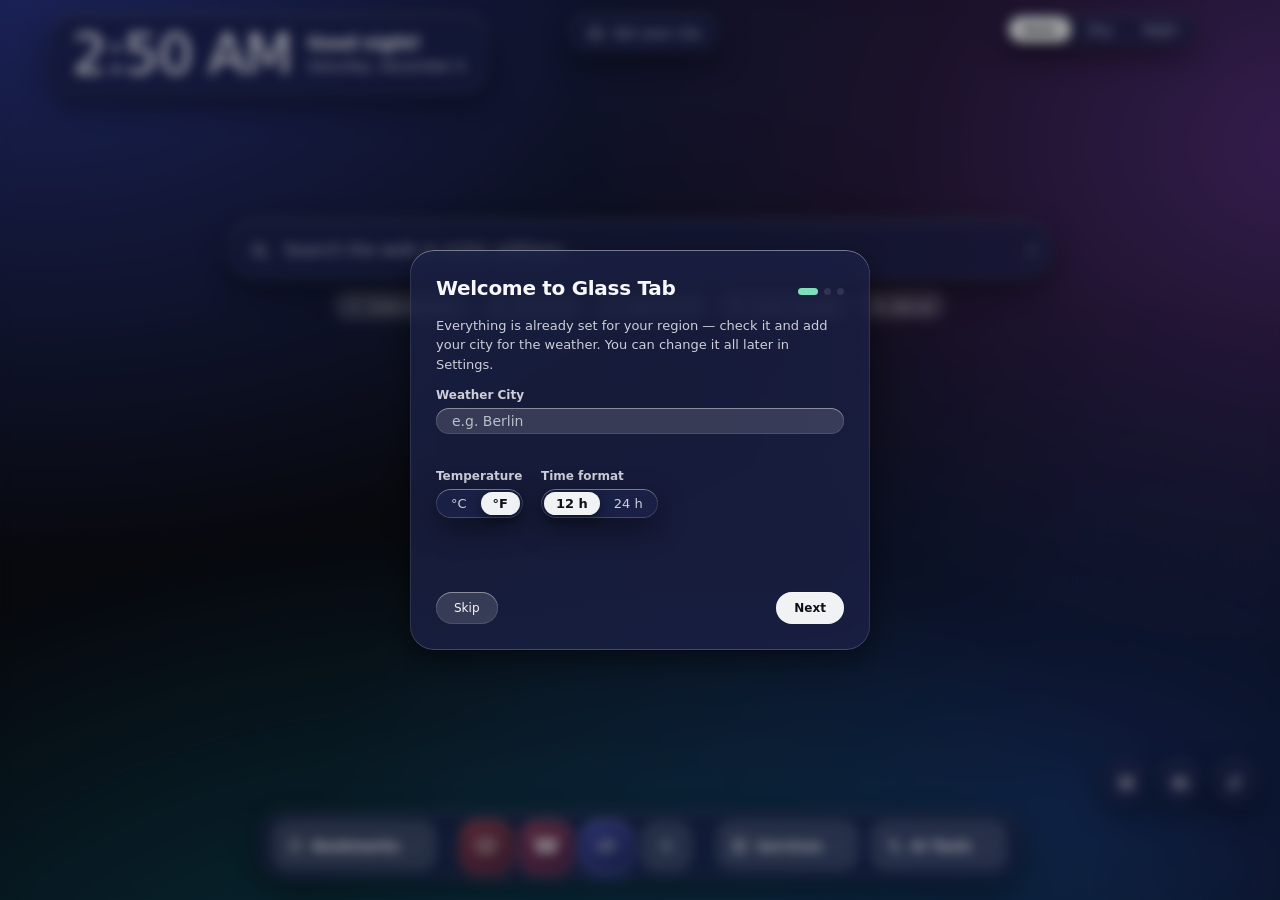
<file: newtab.html>
<!doctype html>
<html lang="en">
<head>
  <meta charset="utf-8">
  <meta name="viewport" content="width=device-width, initial-scale=1">
  <title>New Tab</title>
  <script src="js/boot.js"></script>
  <link rel="stylesheet" href="css/glass.css">
</head>
<body>
  <div id="wall" aria-hidden="true"></div>

  <!-- Every widget has a data-w id; they can be hidden and rearranged in edit mode. -->
  <main id="board" class="board">
    <section class="widget" data-w="clock">
      <div class="card w-clock"><time class="clock" id="clock">00:00</time><div class="gr"><b id="greet">Hello!</b><span id="date"></span></div></div>
    </section>

    <section class="widget" data-w="wxpill"><div class="pill" id="wxPill"><span id="pillIcon"></span><b id="pillTemp"></b><i id="pillCity"></i></div></section>
    <section class="widget" data-w="theme">
      <div class="seg" id="themeSeg" role="radiogroup" aria-label="Theme" data-i18n-aria="ariaTheme">
        <button type="button" data-v="auto" data-i18n="themeAuto">Auto</button><button type="button" data-v="day" data-i18n="themeDay">Day</button><button type="button" data-v="night" data-i18n="themeNight">Night</button>
      </div>
    </section>

    <section class="widget" data-w="search">
      <form class="search" id="searchForm">
        <i class="sIco"></i>
        <input id="q" type="text" placeholder="Search the web or enter address…" autocomplete="off" spellcheck="false" data-i18n-ph="searchPlaceholder">
        <kbd>/</kbd>
      </form>
      <div class="answer card" id="answer" hidden></div>
      <div class="chiprow" id="quick"></div>
    </section>

    <section class="widget" data-w="weather">
      <div class="card w w-wx">
        <h3><span id="wxHeadIcon"></span><span id="wxHead" data-i18n="weather">Weather</span></h3>
        <div class="big"><span class="ic" id="wxBigIcon"></span><div class="t" id="wxTemp">–</div><div class="d"><b id="wxText" data-i18n="weatherLoading">loading…</b><span id="wxFeels"></span></div></div>
        <form class="field wxSetup" id="wxSetup" hidden><input id="wxCityInput" placeholder="e.g. Berlin" autocomplete="off" data-i18n-ph="cityPlaceholder"><button type="submit" class="mini on" data-i18n="citySearchBtn">Find</button></form>
        <svg class="spark" id="spark" viewBox="0 0 400 80" preserveAspectRatio="none"></svg>
        <div class="hrs" id="sparkLabels"></div>
        <div class="facts" id="wxFacts"></div>
        <div class="days" id="wxDays"></div>
        <div class="advice" id="wxAdvice"></div>
      </div>
    </section>

    <section class="widget" data-w="tasks">
      <div class="card w w-tasks">
        <div class="head2">
          <h3 data-i18n="tasksTitle">Today's Tasks</h3>
          <div class="headActions">
            <button type="button" class="mini clearDone" id="todoClearDone" hidden data-i18n-title="clearDoneTitle" data-i18n="clearDone">Clear completed</button>
            <div class="ring" id="todoRing"><span>0/0</span></div>
          </div>
        </div>
        <form class="field" id="todoForm"><input id="todoInput" placeholder="Add a task…" autocomplete="off" data-i18n-ph="taskPlaceholder"><button class="add" aria-label="Add" data-i18n-title="taskAdd"></button></form>
        <ul id="todoList"></ul>
      </div>
    </section>

    <section class="widget" data-w="calendar">
      <div class="card w w-cal">
        <div class="cal-head">
          <div class="cal-title" id="calTitle"></div>
          <div class="cal-nav">
            <button type="button" class="mini-icon" id="calPrev" data-i18n-title="calPrevTitle"></button>
            <button type="button" class="mini-btn" id="calToday" data-i18n="calToday">Today</button>
            <button type="button" class="mini-icon" id="calNext" data-i18n-title="calNextTitle"></button>
          </div>
        </div>
        <div class="cal-days-head" id="calDaysHead">
          <span class="we">Sun</span><span>Mon</span><span>Tue</span><span>Wed</span><span>Thu</span><span>Fri</span><span class="we">Sat</span>
        </div>
        <div class="cal-grid" id="calGrid"></div>
        <div class="cal-foot" id="calFoot">
          <span class="cal-info" id="calInfo"></span>
        </div>
      </div>
    </section>


    <section class="widget" data-w="timer">
      <div class="card w w-timer">
        <h3 data-i18n="timerTitle">Focus timer</h3>
        <div class="seg small timerSeg" id="timerSeg"><button type="button" data-m="focus" data-i18n="timerFocusBtn">Focus</button><button type="button" data-m="short" data-i18n="timerShortBtn">Break</button><button type="button" data-m="long" data-i18n="timerLongBtn">Long</button></div>
        <div class="timerBody">
          <div class="ring big" id="timerRing"><div class="tc"><b id="timerTime">25:00</b><span id="timerLabel"></span></div></div>
          <div class="timerBtns"><button type="button" class="mini-icon" id="timerReset" data-i18n-title="timerReset" aria-label="Reset"></button><button type="button" class="playBtn" id="timerMain"></button></div>
        </div>
        <div class="timerCount" id="timerCount"></div>
      </div>
    </section>

    <section class="widget" data-w="snippets">
      <div class="card w w-snip">
        <div class="head2">
          <h3 data-i18n="snipTitle">Quick Clipboard</h3>
          <button type="button" class="mini-icon" id="snipAddBtn" data-i18n-title="snipAdd" aria-label="Add snippet"></button>
        </div>
        <div class="snip-list" id="snipList"></div>
        <div class="snip-note" data-i18n="snipNote">Click to copy to clipboard</div>
      </div>
    </section>


    <section class="widget" data-w="note">
      <div class="card w w-note"><h3 data-i18n="noteTitle">Notes</h3><textarea id="noteText" placeholder="Quick note — saves automatically" spellcheck="false" data-i18n-ph="notePlaceholder"></textarea></div>
    </section>

  </main>

  <nav class="widget dock" data-w="dock" id="dock" aria-label="Bottom dock" data-i18n-aria="ariaDock">
    <button class="dbtn" id="bmBtn" type="button"></button>
    <span class="sep"></span>
    <div class="tiles" id="dockTiles"></div>
    <span class="sep"></span>
    <button class="dbtn" id="appsBtn" type="button"></button>
    <button class="dbtn" id="aiBtn" type="button"></button>
  </nav>

  <div class="popover" id="pop" hidden></div>
  <div class="toast" id="toast" hidden></div>

  <div class="editbar card" id="editbar" hidden>
    <b data-i18n="editBarTitle">Edit Mode</b><span data-i18n="editBarHint">Drag widgets with the mouse, × hides a widget</span>
    <button type="button" class="mini" id="blocksBtn" data-i18n="editBlocksBtn">Widgets</button>
    <button type="button" class="mini" id="layoutReset" data-i18n="editResetBtn">Reset layout</button>
    <button type="button" class="mini on" id="editDone" data-i18n="editDoneBtn">Done</button>
  </div>

  <div class="corner" id="corner">
    <button class="round" id="editBtn" aria-label="Customize layout" title="Customize layout" data-i18n-title="editBtnTitle"></button>
    <button class="round" id="wallBtn" aria-label="Wallpapers" title="Wallpapers" data-i18n-title="wallBtnTitle"></button>
    <button class="round" id="setBtn" aria-label="Settings" title="Settings" data-i18n-title="setBtnTitle"></button>
  </div>

  <section class="panel blocksPanel" id="blocksPanel" hidden><h3 data-i18n="blocksPanelTitle">Widgets on Screen</h3><div id="blocksList"></div></section>

  <section class="panel wallPanel" id="wallPanel" hidden>
    <div class="head"><b data-i18n="wallTitle">Wallpapers</b><div class="seg small" id="wallTabs"><button type="button" data-t="day" data-i18n="wallDay">Day</button><button type="button" data-t="night" data-i18n="wallNight">Night</button></div></div>
    <div class="actions"><button type="button" data-a="upload" data-i18n="wallUpload">Upload image</button><button type="button" data-a="remove" hidden data-i18n="wallRemove">Remove image</button><button type="button" data-a="anim"></button><button type="button" data-a="random" data-i18n="wallRandom">Random</button></div>
    <div class="grid" id="wallGrid"></div>
  </section>

  <section class="panel setPanel" id="setPanel" hidden>
    <h3 data-i18n="settingsTitle">Settings</h3>

    <label class="lbl" data-i18n="langLbl">Interface language</label>
    <div class="seg small" id="langSeg">
      <button type="button" data-v="en">English</button>
      <button type="button" data-v="ru">Русский</button>
    </div>

    <label class="lbl" data-i18n="widgetsLabel">Widgets on screen</label>
    <div class="checks" id="widgetChecks"></div>

    <label class="lbl" data-i18n="cityLabel">Weather City</label>
    <form class="row" id="cityForm"><input id="cityInput" placeholder="e.g. Berlin" autocomplete="off" data-i18n-ph="cityPlaceholder"><button type="submit" class="mini" data-i18n="citySearchBtn">Find</button></form>
    <div class="note" id="cityNote"></div>
    <label class="lbl" data-i18n="tempLabel">Temperature</label>
    <div class="seg small" id="unitSeg"><button type="button" data-v="c">°C</button><button type="button" data-v="f">°F</button></div>

    <label class="lbl" data-i18n="windLabel">Wind speed</label>
    <div class="seg small" id="windSeg"><button type="button" data-v="kmh">km/h</button><button type="button" data-v="mph">mph</button><button type="button" data-v="ms">m/s</button></div>

    <label class="lbl" data-i18n="timeLabel">Time format</label>
    <div class="seg small" id="timeSeg"><button type="button" data-v="12">12 h</button><button type="button" data-v="24">24 h</button></div>

    <label class="lbl" data-i18n="weekLabel">Week starts on</label>
    <div class="seg small" id="weekSeg"><button type="button" data-v="1" data-i18n="wkMon">Mon</button><button type="button" data-v="7" data-i18n="wkSun">Sun</button><button type="button" data-v="6" data-i18n="wkSat">Sat</button></div>
    
    <label class="lbl" data-i18n="appearanceLabel">Appearance & Accessibility</label>
    <div class="checks">
      <label class="ck"><input type="checkbox" id="iconsCheck"><span data-i18n="iconsCheck">Site icons in the dock</span></label>
      <label class="ck"><input type="checkbox" id="contrastCheck"><span data-i18n="contrastCheck">High contrast</span></label>
    </div>

    <label class="lbl" data-i18n="perfLabel">Performance (low-spec PCs)</label>
    <div class="checks">
      <label class="ck"><input type="checkbox" id="perfCheck"><span data-i18n="perfCheck">Power saver (no blur)</span></label>
      <label class="ck"><input type="checkbox" id="animCheck"><span data-i18n="animCheck">Interface animations</span></label>
    </div>

    <label class="lbl" data-i18n="sitesLabel">My Sites (bottom dock tiles)</label>
    <div id="shortList"></div>
    <button type="button" class="mini wide" id="shortAdd" data-i18n="siteAddBtn">+ Add website</button>

    <label class="lbl" data-i18n="servicesLabel">Services menu</label>
    <div id="servList"></div>
    <button type="button" class="mini wide" id="servAdd" data-i18n="servicesAdd">+ Add service</button>
    <button type="button" class="mini wide" id="servReset" data-i18n="servicesReset">Reset to Google services</button>
    <button type="button" class="mini wide on" id="donateBtn" hidden aria-haspopup="true">♥ <span data-i18n="donateBtn">Support the project</span></button>
    <button type="button" class="mini wide" id="rerunSetup" data-i18n="rerunSetup">Run setup again</button>
    <button type="button" class="mini wide danger" id="resetAll" data-i18n="resetAllBtn">Reset all settings</button>
    <div class="aboutLine"><span id="verTxt">Glass Tab</span><a id="privacyLink" target="_blank" rel="noopener" hidden data-i18n="privacyLink">Privacy policy</a></div>
  </section>

  <script type="module" src="js/main.js"></script>
</body>
</html>
</file>
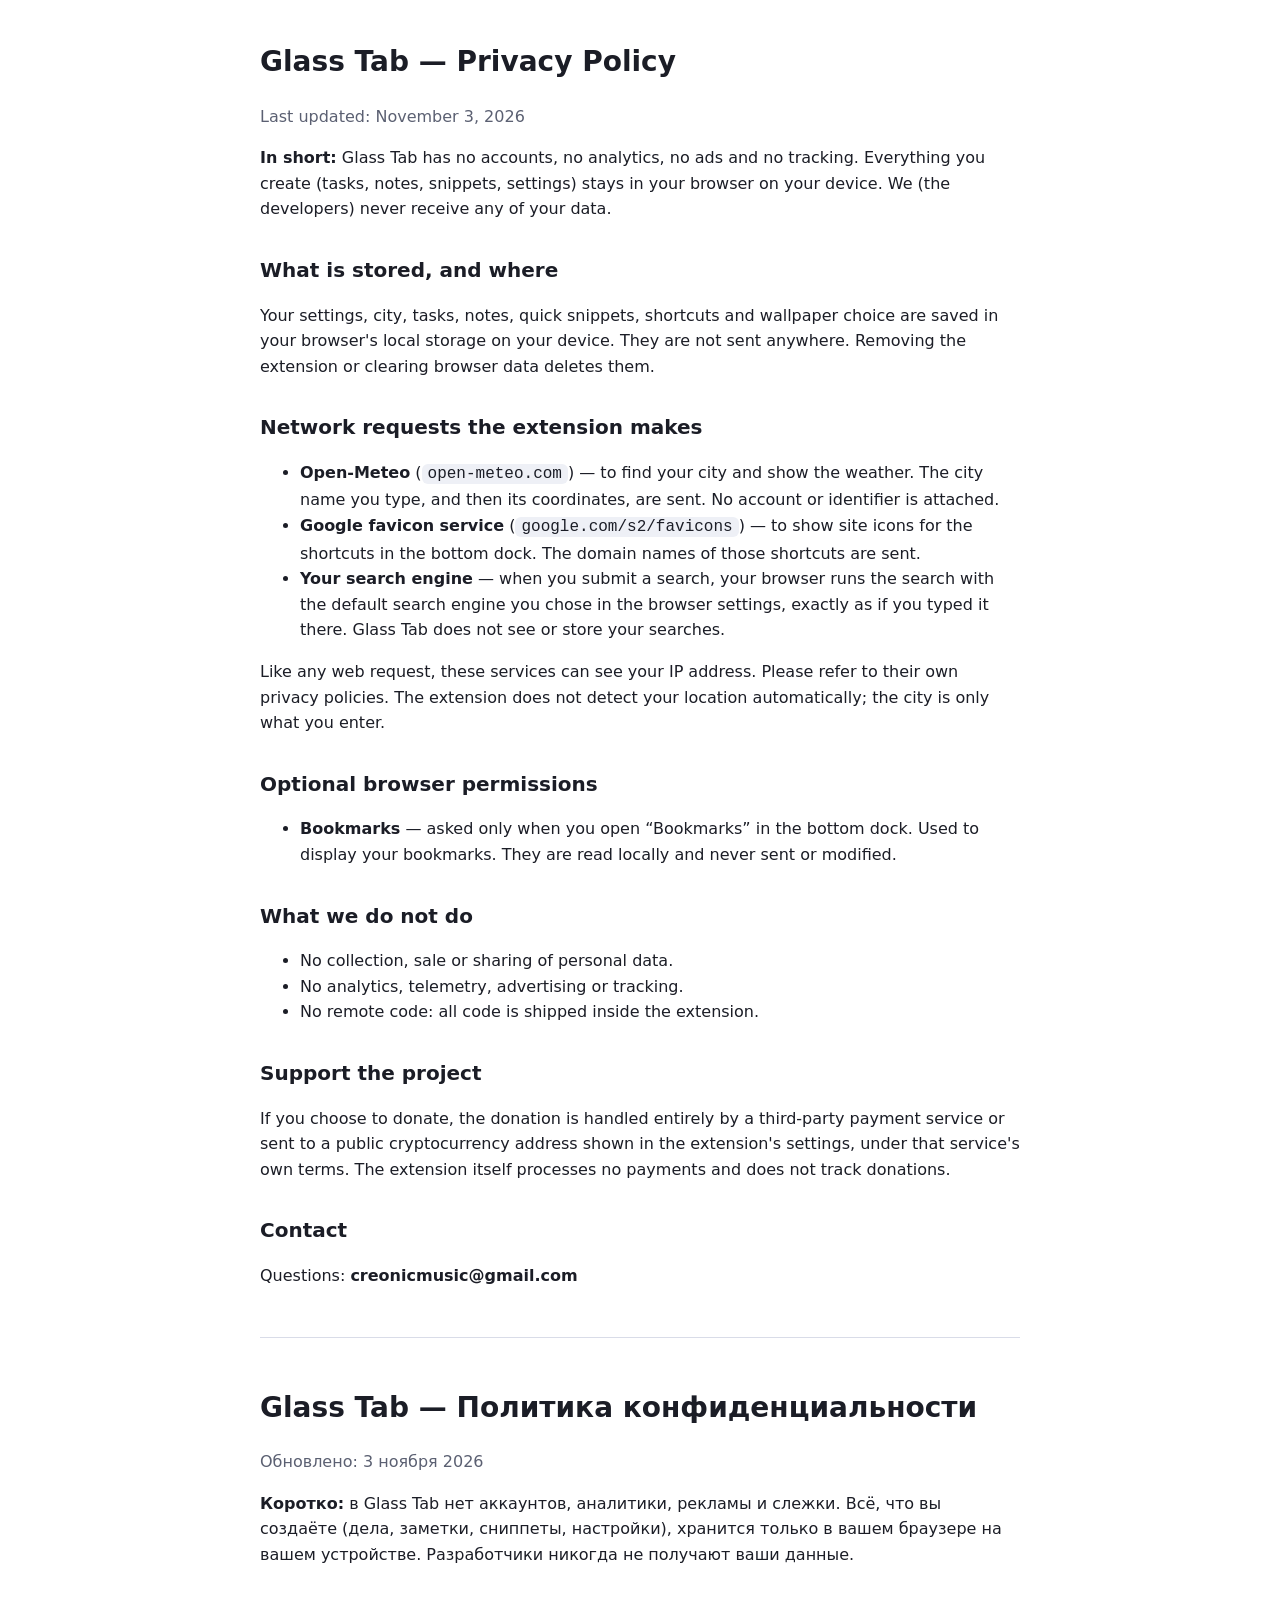
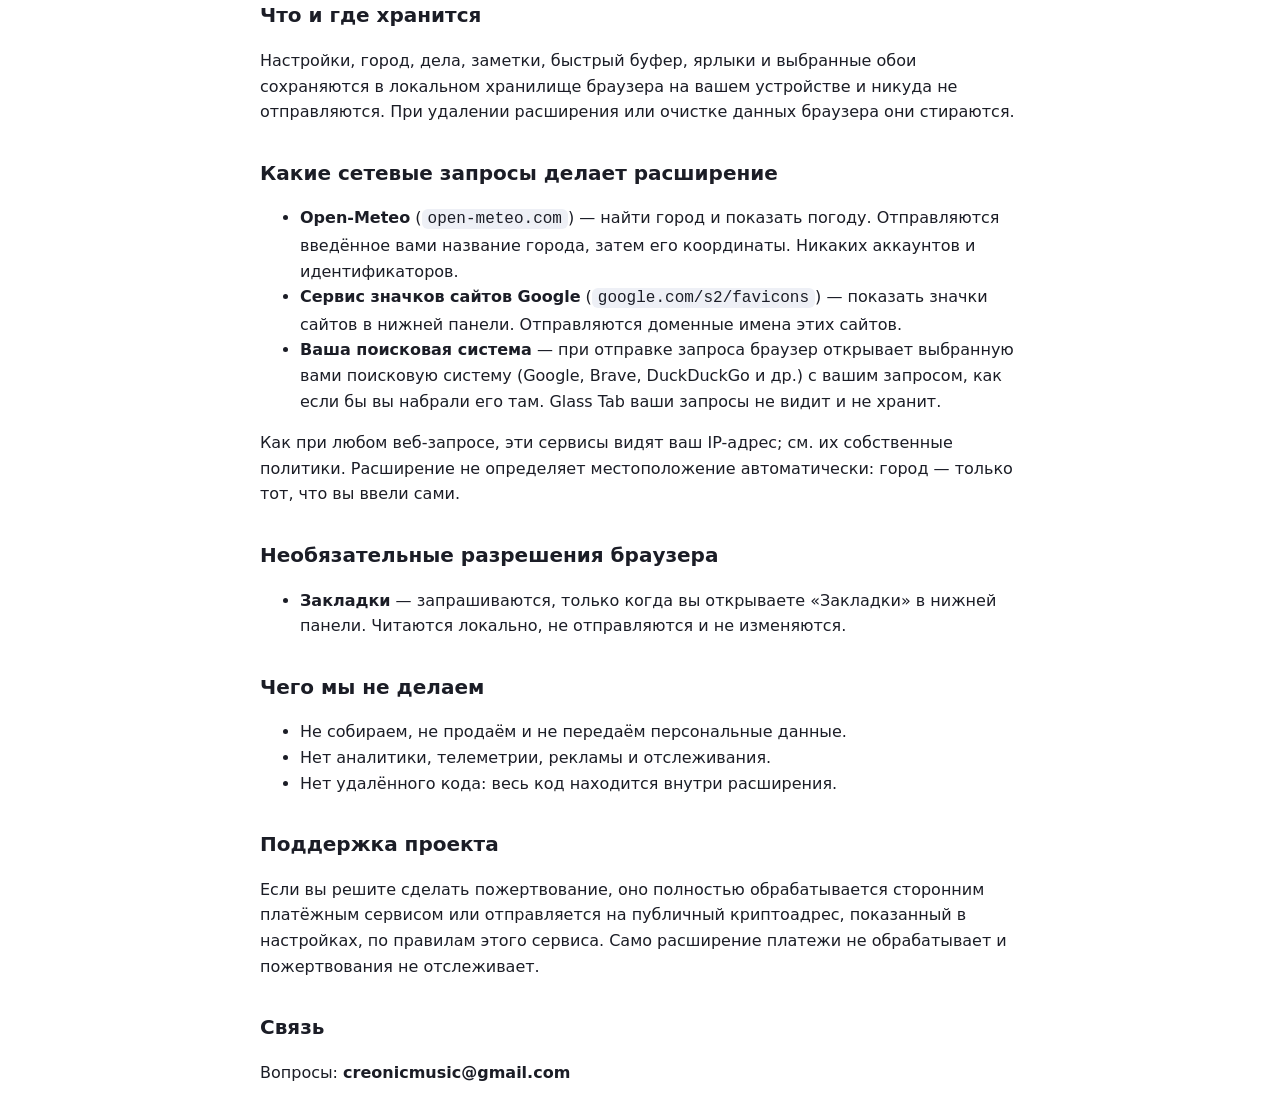
<file: docs/privacy.html>
<!doctype html>
<html lang="en">
<head>
<meta charset="utf-8">
<meta name="viewport" content="width=device-width, initial-scale=1">
<title>Glass Tab — Privacy Policy</title>
<style>
  body { font: 16px/1.6 -apple-system, "Segoe UI", Inter, system-ui, sans-serif; max-width: 760px; margin: 40px auto; padding: 0 20px; color: #1b1d26; }
  h1 { font-size: 28px; } h2 { margin-top: 32px; font-size: 20px; }
  code { background: #eef0f6; padding: 1px 6px; border-radius: 6px; }
  hr { border: 0; border-top: 1px solid #d9dce8; margin: 48px 0; }
  .muted { color: #5b6072; }
</style>
</head>
<body>

<h1>Glass Tab — Privacy Policy</h1>
<p class="muted">Last updated: November 3, 2026</p>

<p><b>In short:</b> Glass Tab has no accounts, no analytics, no ads and no tracking. Everything you create (tasks, notes, snippets, settings) stays in your browser on your device. We (the developers) never receive any of your data.</p>

<h2>What is stored, and where</h2>
<p>Your settings, city, tasks, notes, quick snippets, shortcuts and wallpaper choice are saved in your browser's local storage on your device. They are not sent anywhere. Removing the extension or clearing browser data deletes them.</p>

<h2>Network requests the extension makes</h2>
<ul>
  <li><b>Open-Meteo</b> (<code>open-meteo.com</code>) — to find your city and show the weather. The city name you type, and then its coordinates, are sent. No account or identifier is attached.</li>
  <li><b>Google favicon service</b> (<code>google.com/s2/favicons</code>) — to show site icons for the shortcuts in the bottom dock. The domain names of those shortcuts are sent.</li>
  <li><b>Your search engine</b> — when you submit a search, your browser runs the search with the default search engine you chose in the browser settings, exactly as if you typed it there. Glass Tab does not see or store your searches.</li>
</ul>
<p>Like any web request, these services can see your IP address. Please refer to their own privacy policies. The extension does not detect your location automatically; the city is only what you enter.</p>

<h2>Optional browser permissions</h2>
<ul>
  <li><b>Bookmarks</b> — asked only when you open “Bookmarks” in the bottom dock. Used to display your bookmarks. They are read locally and never sent or modified.</li>
</ul>

<h2>What we do not do</h2>
<ul>
  <li>No collection, sale or sharing of personal data.</li>
  <li>No analytics, telemetry, advertising or tracking.</li>
  <li>No remote code: all code is shipped inside the extension.</li>
</ul>

<h2>Support the project</h2>
<p>If you choose to donate, the donation is handled entirely by a third-party payment service or sent to a public cryptocurrency address shown in the extension's settings, under that service's own terms. The extension itself processes no payments and does not track donations.</p>

<h2>Contact</h2>
<p>Questions: <b>creonicmusic@gmail.com</b></p>

<hr>

<h1>Glass Tab — Политика конфиденциальности</h1>
<p class="muted">Обновлено: 3 ноября 2026</p>

<p><b>Коротко:</b> в Glass Tab нет аккаунтов, аналитики, рекламы и слежки. Всё, что вы создаёте (дела, заметки, сниппеты, настройки), хранится только в вашем браузере на вашем устройстве. Разработчики никогда не получают ваши данные.</p>

<h2>Что и где хранится</h2>
<p>Настройки, город, дела, заметки, быстрый буфер, ярлыки и выбранные обои сохраняются в локальном хранилище браузера на вашем устройстве и никуда не отправляются. При удалении расширения или очистке данных браузера они стираются.</p>

<h2>Какие сетевые запросы делает расширение</h2>
<ul>
  <li><b>Open-Meteo</b> (<code>open-meteo.com</code>) — найти город и показать погоду. Отправляются введённое вами название города, затем его координаты. Никаких аккаунтов и идентификаторов.</li>
  <li><b>Сервис значков сайтов Google</b> (<code>google.com/s2/favicons</code>) — показать значки сайтов в нижней панели. Отправляются доменные имена этих сайтов.</li>
  <li><b>Ваша поисковая система</b> — при отправке запроса браузер открывает выбранную вами поисковую систему (Google, Brave, DuckDuckGo и др.) с вашим запросом, как если бы вы набрали его там. Glass Tab ваши запросы не видит и не хранит.</li>
</ul>
<p>Как при любом веб-запросе, эти сервисы видят ваш IP-адрес; см. их собственные политики. Расширение не определяет местоположение автоматически: город — только тот, что вы ввели сами.</p>

<h2>Необязательные разрешения браузера</h2>
<ul>
  <li><b>Закладки</b> — запрашиваются, только когда вы открываете «Закладки» в нижней панели. Читаются локально, не отправляются и не изменяются.</li>
</ul>

<h2>Чего мы не делаем</h2>
<ul>
  <li>Не собираем, не продаём и не передаём персональные данные.</li>
  <li>Нет аналитики, телеметрии, рекламы и отслеживания.</li>
  <li>Нет удалённого кода: весь код находится внутри расширения.</li>
</ul>

<h2>Поддержка проекта</h2>
<p>Если вы решите сделать пожертвование, оно полностью обрабатывается сторонним платёжным сервисом или отправляется на публичный криптоадрес, показанный в настройках, по правилам этого сервиса. Само расширение платежи не обрабатывает и пожертвования не отслеживает.</p>

<h2>Связь</h2>
<p>Вопросы: <b>creonicmusic@gmail.com</b></p>

</body>
</html>
</file>
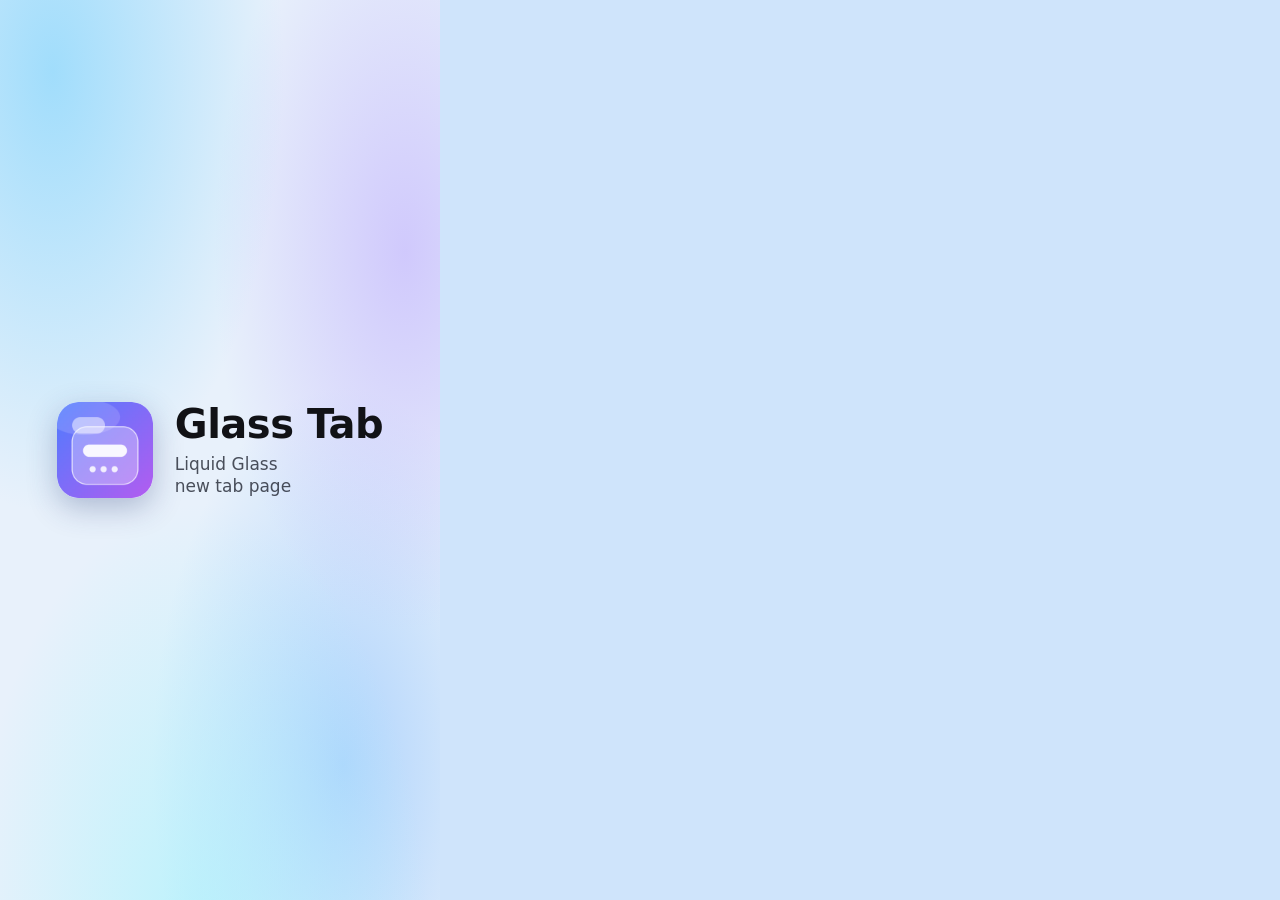
<file: store/promo.html>
<!doctype html>
<!-- Служебная страница для баннеров магазина (?s=small 440x280, ?s=marquee 1400x560). В zip не входит. -->
<meta charset="utf-8">
<link rel="stylesheet" href="../css/glass.css">
<style>
  html { background: #cfe4fb; }
  body { margin: 0; overflow: hidden; position: relative; }
  .bg { position: absolute; inset: 0; background:
    radial-gradient(ellipse 75% 70% at 12% 8%, #7dd3fcaa, transparent 70%),
    radial-gradient(ellipse 62% 60% at 92% 28%, #c4b5fdaa, transparent 70%),
    radial-gradient(ellipse 75% 70% at 45% 105%, #a5f3fcaa, transparent 70%),
    radial-gradient(ellipse 62% 60% at 78% 85%, #93c5fdaa, transparent 70%), #e8f1fb; }
  .wrap { position: relative; display: flex; align-items: center; height: 100%; }
  .brand { display: flex; align-items: center; gap: 22px; }
  .brand img { width: var(--ico); height: var(--ico); border-radius: 22%; box-shadow: 0 10px 30px rgba(40,60,120,.3); }
  .brand h1 { margin: 0; font-size: var(--h); font-weight: 700; letter-spacing: -.5px; color: #111216; line-height: 1.05; }
  .brand p { margin: 8px 0 0; font-size: var(--pt); font-weight: 500; color: rgba(20,24,36,.75); line-height: 1.3; }
  .shot { position: absolute; border-radius: 26px; overflow: hidden; box-shadow: 0 30px 80px rgba(40,60,120,.35), 0 0 0 1px rgba(255,255,255,.8); }
  .shot iframe { width: 1280px; height: 800px; border: 0; transform-origin: 0 0; display: block; }
</style>
<div class="bg"></div>
<div class="wrap" id="w"><div class="brand"><img src="../icons/icon128.png" alt=""><div><h1>Glass Tab</h1><p id="tag"></p></div></div></div>
<script>
const s = new URLSearchParams(location.search).get('s') || 'small';
const w = document.getElementById('w'), root = document.documentElement.style;
if (s === 'small') {
  document.body.style.cssText = 'width:440px;height:280px';
  w.style.justifyContent = 'center'; w.style.padding = '0 24px';
  root.setProperty('--ico', '96px'); root.setProperty('--h', '40px'); root.setProperty('--pt', '17px');
  document.getElementById('tag').innerHTML = 'Liquid Glass<br>new tab page';
} else {
  document.body.style.cssText = 'width:1400px;height:560px';
  w.style.paddingLeft = '90px';
  root.setProperty('--ico', '132px'); root.setProperty('--h', '64px'); root.setProperty('--pt', '24px');
  document.getElementById('tag').innerHTML = 'Smart search, weather, tasks,<br>calendar and focus timer';
  const d = document.createElement('div'); d.className = 'shot';
  d.style.cssText = 'left:690px;top:70px;width:900px;height:560px';
  d.innerHTML = '<iframe src="shot.html?n=1" style="transform:scale(.703)"></iframe>';
  document.body.append(d);
}
</script>
</file>
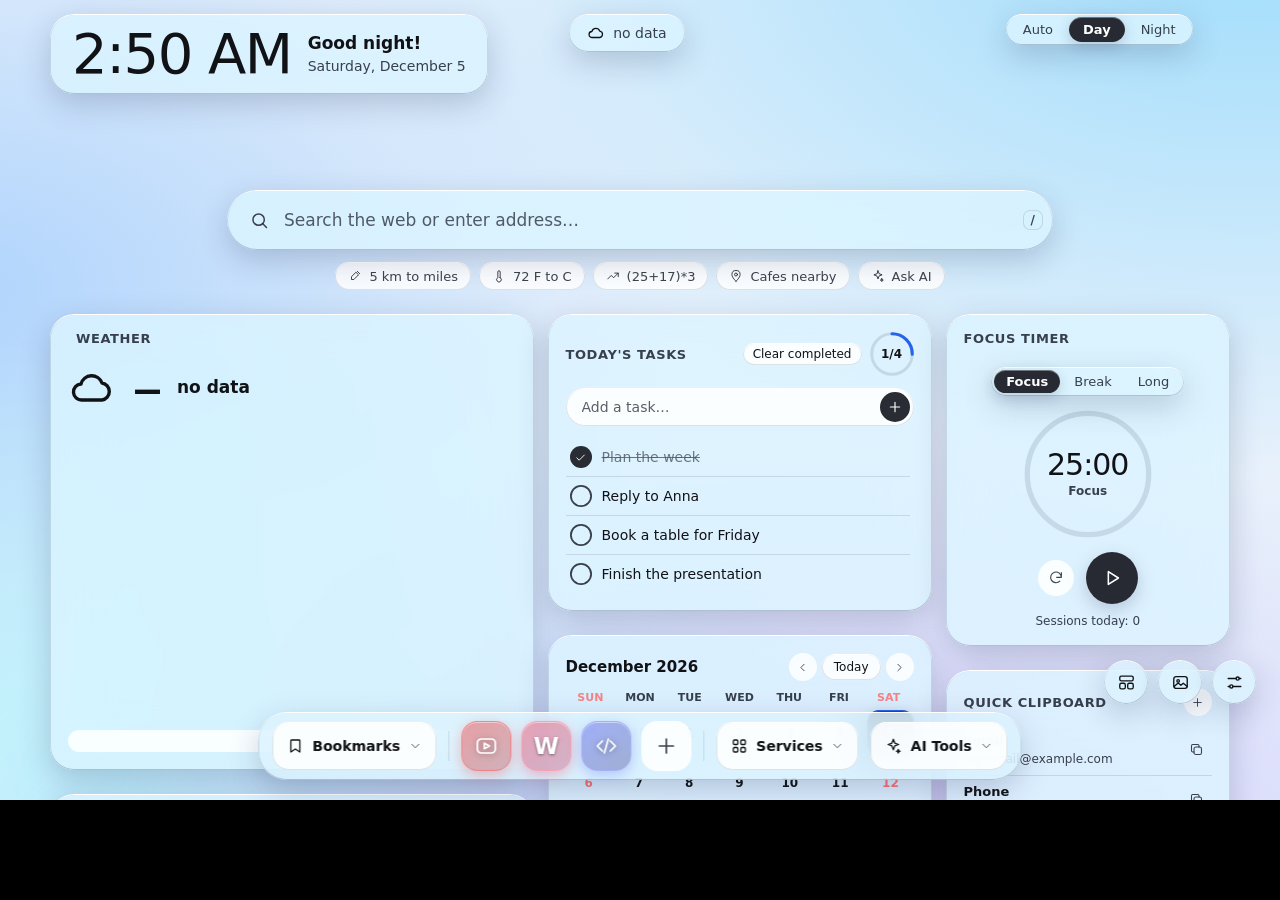
<file: store/shot.html>
<!doctype html>
<!-- Служебная страница для съёмки скриншотов магазина. В zip расширения не входит. -->
<meta charset="utf-8">
<style>html,body{margin:0;background:#000;overflow:hidden}iframe{width:1280px;height:800px;border:0;display:block}</style>
<iframe id="f"></iframe>
<script>
const n = Number(new URLSearchParams(location.search).get('n') || 1);
Object.keys(localStorage).filter(k => k.startsWith('gt.')).forEach(k => localStorage.removeItem(k));
const S = (k, v) => localStorage.setItem('gt.' + k, JSON.stringify(v));
S('anim', false); S('seenTip', true);
const ALL = {}; ['weather','tasks','calendar','timer','snippets','note'].forEach(i => ALL[i] = { hidden: false });
if (n !== 6) S('layout', ALL);
S('city', { name: 'London', lat: 51.5072, lon: -0.1276, country: 'United Kingdom' });
S('todos', [{ text: 'Plan the week', done: true }, { text: 'Reply to Anna', done: false }, { text: 'Book a table for Friday', done: false }, { text: 'Finish the presentation', done: false }]);
S('note', 'Ideas for the weekend:\n— long walk by the river\n— try the new ramen place\n— call Mom');
const cfg = {
  1: { lang: 'en', theme: 'day', wallDay: 21, q: '5 km to miles' },
  2: { lang: 'en', theme: 'night', wallNight: 2, q: '(25+17)*3' },
  3: { lang: 'en', theme: 'day', wallDay: 24, open: 'setBtn' },
  4: { lang: 'en', theme: 'night', wallNight: 1, open: 'wallBtn' },
  6: { lang: 'en', theme: 'day', wallDay: 21 },
  5: { lang: 'ru', theme: 'day', wallDay: 23, q: '5 км в мили', city: { name: 'Москва', lat: 55.7558, lon: 37.6173, country: 'Россия' },
       todos: [{ text: 'Составить план на неделю', done: true }, { text: 'Ответить Ане', done: false }, { text: 'Забронировать столик', done: false }], note: 'Идеи на выходные:\n— прогулка по набережной\n— новое кафе\n— позвонить маме' }
}[n];
S('lang', cfg.lang); S('theme', cfg.theme);
if (cfg.wallDay != null) S('wallDay', cfg.wallDay);
if (cfg.wallNight != null) S('wallNight', cfg.wallNight);
if (cfg.city) S('city', cfg.city);
if (cfg.todos) S('todos', cfg.todos);
if (cfg.note) S('note', cfg.note);
const f = document.getElementById('f');
f.src = '../newtab.html';
f.onload = () => setTimeout(() => {
  const d = f.contentDocument;
  if (cfg.q) { const q = d.getElementById('q'); q.value = cfg.q; q.dispatchEvent(new Event('input')); }
  if (cfg.open) d.getElementById(cfg.open).click();
}, 3500);
</script>
</file>
<file: css/glass.css>
/* Glass Tab 2 — Liquid Glass. Темы (day/night) и «тон» обоев (light/dark) задаются переменными. */
:root {
  --font: -apple-system, "SF Pro Display", "SF Pro Text", "Segoe UI Variable Display", "Segoe UI", Inter, system-ui, sans-serif;
  --ease: cubic-bezier(.2, .8, .2, 1);
  --spring: cubic-bezier(.34, 1.56, .64, 1);
  --dur: .22s;      /* все мелкие переходы: наведение, цвет, нажатие */
  --dur-in: .36s;   /* появление панелей, меню, окон */
  --tint: transparent;
  --accent: #7ee0b8;
  --danger: #f87171;
  --ok: #34d399;
}

/* Высокая контрастность и читаемость по умолчанию */
html[data-tone="dark"] {
  --text: #f8f8fc;
  --muted: rgba(245, 246, 252, 0.82);
  --glass: rgba(18, 21, 32, 0.72);
  --glass2: rgba(255, 255, 255, 0.14);
  --edge: rgba(255, 255, 255, 0.35);
  --edge2: rgba(255, 255, 255, 0.10);
  --on: rgba(255, 255, 255, 0.94);
  --on-text: #0e1017;
  --shadow: rgba(0, 0, 0, 0.45);
  --spec: rgba(255, 255, 255, 0.22);
  --base: #0c0d12;
  --accent: #7ee0b8;
  color-scheme: dark;
}

html[data-tone="light"] {
  --text: #111216;
  --muted: rgba(20, 24, 36, 0.82);
  --glass: rgba(255, 255, 255, 0.76);
  --glass2: rgba(255, 255, 255, 0.86);
  --edge: rgba(255, 255, 255, 1);
  --edge2: rgba(20, 30, 60, 0.12);
  --on: rgba(24, 26, 34, 0.92);
  --on-text: #ffffff;
  --shadow: rgba(40, 50, 90, 0.22);
  --spec: rgba(255, 255, 255, 0.65);
  --base: #e8eef8;
  --accent: #2563eb;
  color-scheme: light;
}

/* Режим максимальной читаемости (High Contrast) */
html[data-contrast="high"][data-tone="dark"] {
  --text: #ffffff;
  --muted: #d6daea;
  --glass: rgba(14, 16, 24, 0.94);
  --glass2: rgba(255, 255, 255, 0.22);
  --edge: rgba(255, 255, 255, 0.50);
  --edge2: rgba(255, 255, 255, 0.20);
}
html[data-contrast="high"][data-tone="light"] {
  --text: #040406;
  --muted: #1e2230;
  --glass: rgba(255, 255, 255, 0.96);
  --glass2: rgba(240, 244, 252, 0.98);
  --edge: rgba(0, 0, 0, 0.25);
  --edge2: rgba(0, 0, 0, 0.15);
}

/* Режим для слабых ПК: отключение тяжелого размытия blur и эффектов */
html[data-perf="low"] .card,
html[data-perf="low"] .search,
html[data-perf="low"] .dock,
html[data-perf="low"] .panel,
html[data-perf="low"] .seg,
html[data-perf="low"] .pill,
html[data-perf="low"] .round,
html[data-perf="low"] .popover,
html[data-perf="low"] .editbar,
html[data-perf="low"] .toast {
  backdrop-filter: none !important;
  -webkit-backdrop-filter: none !important;
  box-shadow: 0 4px 14px var(--shadow) !important;
}
html[data-perf="low"][data-tone="dark"] {
  --glass: rgba(18, 20, 30, 0.94);
  --glass2: rgba(255, 255, 255, 0.18);
}
html[data-perf="low"][data-tone="light"] {
  --glass: rgba(248, 250, 254, 0.96);
  --glass2: rgba(235, 240, 248, 0.96);
}
html[data-perf="low"] #wall .wa,
html[data-perf="low"] #wall .wb {
  animation: none !important;
}
html[data-perf="low"] * {
  transition-duration: 0.08s !important;
}

/* Отключение анимаций */
body[data-anim="off"] *,
body[data-anim="off"] #wall .wa,
body[data-anim="off"] #wall .wb {
  animation: none !important;
  transition: none !important;
}

* { box-sizing: border-box; }
html { background: var(--base); }
body { margin: 0; min-height: 100vh; font-family: var(--font); color: var(--text); overflow-x: hidden; -webkit-font-smoothing: antialiased; }
button { font: inherit; color: inherit; border: 0; background: none; cursor: pointer; padding: 0; }
input, textarea, select { font: inherit; color: var(--text); }
a { color: inherit; text-decoration: none; }
svg.i { width: 1em; height: 1em; flex: none; display: block; }
[hidden] { display: none !important; }
h3 { margin: 0 0 12px; font-size: 13px; font-weight: 700; color: var(--muted); text-transform: uppercase; letter-spacing: .6px; display: flex; align-items: center; gap: 8px; line-height: 1; }
h3 #wxHeadIcon, h3 > span:first-child { display: inline-flex; align-items: center; justify-content: center; line-height: 1; flex: none; }
h3 #wxHeadIcon svg.i, h3 > svg.i { font-size: 14px; display: block; }
h3 #wxHead { display: inline-flex; align-items: center; line-height: 1; }
.muted { color: var(--muted); font-size: 13px; }

/* Тонкие аккуратные полосы прокрутки */
::-webkit-scrollbar { width: 5px; height: 5px; }
::-webkit-scrollbar-track { background: transparent; }
::-webkit-scrollbar-thumb { background: var(--edge2); border-radius: 999px; }
::-webkit-scrollbar-thumb:hover { background: var(--muted); }

/* ---------- обои ---------- */
#wall { position: fixed; inset: 0; z-index: 0; overflow: hidden; pointer-events: none; }
#wall .wset { position: absolute; inset: 0; opacity: 1; transition: opacity 1s ease; overflow: hidden; }
#wall .wset.in { opacity: 0; }
#wall .wa, #wall .wb { position: absolute; inset: -18%; will-change: transform; }
@keyframes driftA { 0% { transform: translate3d(0,0,0) scale(1); } 100% { transform: translate3d(5%,4%,0) scale(1.08); } }
@keyframes driftB { 0% { transform: translate3d(0,0,0) scale(1.04) rotate(0deg); } 100% { transform: translate3d(-6%,-3%,0) scale(1) rotate(3deg); } }

/* ---------- стекло ---------- */
.card, .search, .dock, .panel, .seg, .pill, .round, .popover, .editbar, .toast {
  position: relative;
  background-color: var(--glass);
  background-image: linear-gradient(var(--tint), var(--tint));
  -webkit-backdrop-filter: blur(28px) saturate(160%); backdrop-filter: blur(28px) saturate(160%);
  box-shadow: inset 0 1px 0 var(--edge), inset 0 -1px 0 var(--edge2), inset 0 0 0 1px var(--edge2), 0 10px 30px var(--shadow);
  color: var(--text);
  transition: background-color .4s ease,  color .4s ease,  box-shadow .4s ease;
}
.card { border-radius: 24px; }
.round { width: 44px; height: 44px; border-radius: 50%; display: grid; place-items: center; font-size: 19px; transition: transform var(--dur) var(--ease),  background-color .4s,  color .4s,  box-shadow .4s; }
.round:hover { transform: scale(1.08); }
.round.active, .dbtn.active { background-color: var(--on); color: var(--on-text); }
.pill { display: inline-flex; align-items: center; gap: 8px; padding: 10px 18px; border-radius: 999px; font-size: 14px; line-height: 1; white-space: nowrap; font-weight: 500; }
.pill span:first-child, .pill #pillIcon { display: inline-flex; align-items: center; justify-content: center; line-height: 1; flex: none; }
.pill b { font-weight: 700; line-height: 1; display: inline-flex; align-items: center; }
.pill i { font-style: normal; color: var(--muted); max-width: 150px; overflow: hidden; text-overflow: ellipsis; line-height: 1; display: inline-flex; align-items: center; }
.pill svg.i { font-size: 18px; display: block; }

/* «капля» выбора (переливание) */
.seg { display: inline-flex; padding: 3px; gap: 2px; border-radius: 999px; font-size: 13px; }
.seg button { position: relative; z-index: 1; display: inline-flex; align-items: center; gap: 7px; padding: 6px 14px; border-radius: 999px; color: var(--muted); font-weight: 500; line-height: 1; transition: color .25s ease .16s; }
.seg button.on { color: var(--on-text); font-weight: 700; }
.seg.small button { padding: 5px 12px; }
.glide { position: absolute; z-index: 0; top: 0; left: 0; width: 0; height: 0; opacity: 0; pointer-events: none; border-radius: 999px;
  background: var(--on); box-shadow: inset 0 1px 0 rgba(255,255,255,.35), 0 4px 14px var(--shadow); }
.badge { width: 20px; height: 20px; border-radius: 50%; display: inline-flex; align-items: center; justify-content: center; font-size: 11px; font-weight: 700; line-height: 1; background: var(--glass2); color: var(--text); flex: none; }
.seg button.on .badge { background: rgba(0,0,0,.15); color: inherit; }
.chip { display: inline-flex; align-items: center; gap: 7px; padding: 7px 13px; border-radius: 999px; font-size: 13px; font-weight: 500; line-height: 1; color: var(--muted); background: var(--glass2); box-shadow: inset 0 1px 0 var(--edge), inset 0 0 0 1px var(--edge2); transition: background-color var(--dur) var(--ease), color var(--dur) var(--ease); }
.chip svg.i { font-size: 14px; display: block; }
button.chip:hover { background: var(--on); color: var(--on-text); }
.mini, .cal-nav .mini-btn, .actions button { padding: 6px 12px; border-radius: 999px; font-size: 12px; font-weight: 500; background: var(--glass2); box-shadow: inset 0 1px 0 var(--edge), inset 0 0 0 1px var(--edge2); transition: background-color var(--dur) var(--ease), color var(--dur) var(--ease); }
.mini:hover, .mini.on, .cal-nav .mini-btn:hover, .actions button:hover { background: var(--on); color: var(--on-text); font-weight: 600; }
.mini.wide { display: block; width: 100%; margin-top: 8px; padding: 9px; text-align: center; font-size: 13px; }
.mini.danger { color: var(--danger); }
.mini.on.danger { background: var(--danger); color: #fff; }
.mini.danger:hover { background: var(--danger); color: #fff; }

/* ---------- рабочая область и блоки ---------- */
.board { position: relative; z-index: 1; width: min(1180px, calc(100vw - 56px)); margin: 0 auto; padding-top: 22px; min-height: 100vh; transition: transform .4s var(--ease); }
body.editing .board { transform: translateY(92px); min-height: calc(100vh - 92px); }
.widget { z-index: 1; }
.boardW { position: absolute; width: max-content; max-width: 100%; }
.boardW[style*="width"] { max-width: none; }
.fixedW { position: fixed; transform: translateX(-50%); z-index: 3; width: max-content; max-width: calc(100vw - 24px); }
.widget:focus-within { z-index: 5; }

/* подпись и кнопка «скрыть» видны только в режиме настройки */
.wctl { display: none; }
body.editing .widget:not([hidden]) { outline: 2px dashed var(--edge); outline-offset: 5px; border-radius: 28px; cursor: grab; }
body.editing .widget > :not(.wctl) { pointer-events: none; }
body.editing .widget.dragging { cursor: grabbing; outline-style: solid; outline-color: var(--accent); }
body.editing .wctl { display: flex; position: absolute; left: 0; min-width: 100%; width: max-content; top: -30px; justify-content: space-between; align-items: center; gap: 6px; z-index: 8; pointer-events: none; }
body.editing .wctl .gtag { display: inline-flex; align-items: center; gap: 6px; padding: 4px 10px; border-radius: 999px; font-size: 12px; font-weight: 600; background: var(--on); color: var(--on-text); white-space: nowrap; }
body.editing .wctl button { pointer-events: auto; width: 24px; height: 24px; border-radius: 50%; display: grid; place-items: center; background: var(--danger); color: #fff; font-size: 13px; box-shadow: 0 2px 8px rgba(0,0,0,.35); }
body.editing .widget.dragging { z-index: 20; }

.editbar { position: fixed; top: 14px; left: 0; right: 0; margin: 0 auto; width: max-content; max-width: calc(100vw - 24px); z-index: 40; display: flex; align-items: center; gap: 12px; padding: 9px 12px 9px 20px; border-radius: 999px; font-size: 13px; white-space: nowrap; animation: gSpring var(--dur-in) var(--ease) both; }
.editbar span { color: var(--muted); }

/* ---------- время и приветствие ---------- */
.w-clock { display: flex; align-items: center; gap: 16px; padding: 12px 22px; border-radius: 24px; white-space: nowrap; }
.clock { font-size: 56px; font-weight: 300; letter-spacing: -1.5px; line-height: 1; font-variant-numeric: tabular-nums; }
.w-clock .gr { font-size: 14px; color: var(--muted); display: flex; flex-direction: column; gap: 4px; font-weight: 500; line-height: 1.2; }
.w-clock .gr b { color: var(--text); font-size: 17px; font-weight: 700; line-height: 1.2; }

/* ---------- умная строка ---------- */
.search { display: flex; align-items: center; gap: 12px; height: 60px; padding: 0 10px 0 22px; border-radius: 999px; font-size: 17px; }
.sIco { display: inline-flex; align-items: center; justify-content: center; font-size: 21px; color: var(--muted); line-height: 1; }
.search input { flex: 1; min-width: 0; background: none; border: 0; outline: 0; font-size: 17px; font-weight: 500; height: 100%; }
.search input::placeholder { color: var(--muted); opacity: .85; }
.search kbd { font: inherit; font-size: 12px; font-weight: 600; color: var(--muted); padding: 4px 8px; border-radius: 7px; box-shadow: inset 0 0 0 1px var(--edge2); line-height: 1; display: inline-flex; align-items: center; justify-content: center; }
.eng { display: inline-flex; align-items: center; gap: 8px; padding: 8px 14px; border-radius: 999px; background: var(--glass2); font-size: 13px; font-weight: 600; color: var(--muted); line-height: 1; height: 40px; }
.eng:hover { color: var(--text); }
.eng svg.i { font-size: 13px; opacity: .7; display: block; }
.eng span:not(.badge) { display: inline-flex; align-items: center; line-height: 1; }
.answer { margin-top: 10px; display: flex; align-items: center; gap: 14px; padding: 14px 20px; border-radius: 24px; animation: gIn var(--dur-in) var(--ease); }
.answer.click { cursor: pointer; }
.answer .aic { font-size: 24px; color: var(--accent); display: flex; }
.answer .at b { font-size: 21px; font-weight: 700; display: block; }
.answer .at small { color: var(--muted); font-size: 13px; font-weight: 500; }
.answer .ah { margin-left: auto; font-size: 12px; color: var(--muted); font-weight: 500; }
.chiprow { display: flex; gap: 8px; justify-content: center; margin-top: 12px; flex-wrap: wrap; }

/* ---------- блоки-плитки ---------- */
.w { padding: 18px; min-height: 220px; display: flex; flex-direction: column; }
.w-wx { min-height: 456px; }
.head2 { display: flex; align-items: center; justify-content: space-between; gap: 10px; }
.head2 h3 { margin: 0; }
.headActions { display: flex; align-items: center; gap: 8px; }

/* погода */
.w-wx .big { display: flex; align-items: center; gap: 16px; }
.w-wx .t { font-size: 62px; font-weight: 300; letter-spacing: -2px; line-height: 1; }
.w-wx .ic { font-size: 48px; display: flex; }
.w-wx .d { font-size: 14px; color: var(--muted); display: flex; flex-direction: column; gap: 2px; font-weight: 500; }
.w-wx .d b { color: var(--text); font-size: 17px; font-weight: 700; }
.spark { margin: 14px 0 4px; width: 100%; height: 76px; }
.hrs { display: flex; justify-content: space-between; font-size: 12px; font-weight: 500; color: var(--muted); }
.facts { display: flex; gap: 8px; margin-top: 12px; flex-wrap: wrap; }
.days { margin-top: 12px; }
.day { display: grid; grid-template-columns: 92px 1fr auto; align-items: center; gap: 10px; padding: 9px 0; border-bottom: 1px solid var(--edge2); font-size: 14px; font-weight: 500; }
.day:last-child { border: 0; }
.day .dc { display: inline-flex; align-items: center; gap: 8px; color: var(--muted); line-height: 1; }
.day .dc svg.i { font-size: 18px; color: var(--text); display: block; }
.day strong { font-weight: 600; white-space: nowrap; }
.advice { margin-top: auto; padding: 11px 14px; border-radius: 16px; background: var(--glass2); font-size: 14px; font-weight: 500; display: flex; gap: 10px; align-items: center; line-height: 1.35; }
.advice svg.i { font-size: 18px; display: block; flex: none; }

/* дела */
.clearDone { padding: 4px 10px; font-size: 12px; }

.field { display: flex; align-items: center; gap: 6px; padding: 4px 4px 4px 14px; margin: 12px 0 6px; border-radius: 999px; background: var(--glass2); box-shadow: inset 0 1px 0 var(--edge), inset 0 0 0 1px var(--edge2); }
.field input { flex: 1; min-width: 0; background: none; border: 0; outline: 0; font-size: 14px; font-weight: 500; }
.field input::placeholder { color: var(--muted); opacity: .85; }
.field .add { width: 30px; height: 30px; border-radius: 50%; display: grid; place-items: center; background: var(--on); color: var(--on-text); font-size: 16px; }

#todoList { list-style: none; margin: 6px 0 0; padding: 0 4px 0 0; overflow-y: auto; max-height: 155px; }
#todoList li { display: flex; align-items: center; gap: 10px; padding: 8px 4px; font-size: 14px; font-weight: 500; border-bottom: 1px solid var(--edge2); }
#todoList li:last-child { border: 0; }
#todoList li span { flex: 1; word-break: break-word; cursor: pointer; }
#todoList li.done span { text-decoration: line-through; color: var(--muted); opacity: .7; }
#todoList li.empty { color: var(--muted); justify-content: center; font-size: 13px; padding: 14px 0; }
.chk { width: 22px; height: 22px; border-radius: 50%; display: grid; place-items: center; font-size: 13px; box-shadow: inset 0 0 0 1.8px var(--muted); flex: none; transition: background-color var(--dur) var(--ease); }
li.done .chk { background: var(--on); color: var(--on-text); box-shadow: none; }
.del { color: var(--muted); font-size: 15px; display: grid; place-items: center; opacity: 0; transition: opacity var(--dur) var(--ease); }
#todoList li:hover .del { opacity: 1; }
.taskEdit { flex: 1; background: var(--glass2); border: 0; outline: 0; padding: 4px 8px; border-radius: 8px; font-size: 14px; color: var(--text); font-family: inherit; }

/* ---------- Календарь ---------- */
.w-cal { min-height: 250px; }
.cal-head { display: flex; align-items: center; justify-content: space-between; gap: 8px; margin-bottom: 10px; }
.cal-title { font-size: 15px; font-weight: 700; color: var(--text); }
.cal-nav { display: flex; align-items: center; gap: 5px; }
.mini-icon { flex: none; width: 28px; height: 28px; border-radius: 50%; display: grid; place-items: center; background: var(--glass2); font-size: 13px; color: var(--muted); transition: background-color var(--dur) var(--ease), color var(--dur) var(--ease); }
.mini-icon:hover { background: var(--on); color: var(--on-text); }
#calPrev svg.i { transform: rotate(90deg); }
#calNext svg.i { transform: rotate(-90deg); }
.cal-days-head { display: grid; grid-template-columns: repeat(7, 1fr); text-align: center; font-size: 11px; font-weight: 700; color: var(--muted); text-transform: uppercase; margin-bottom: 6px; }
.cal-days-head .we { color: var(--danger); opacity: .85; }
.cal-grid { display: grid; grid-template-columns: repeat(7, 1fr); gap: 4px; }
.cday { aspect-ratio: 1; border-radius: 12px; display: flex; flex-direction: column; align-items: center; justify-content: center; position: relative; font-size: 12px; font-weight: 600; color: var(--text); transition: background-color var(--dur) var(--ease), color var(--dur) var(--ease), transform var(--dur) var(--ease); }
.cday:hover { background: var(--glass2); transform: scale(1.08); }
.cday.other { color: var(--muted); opacity: .35; }
.cday.we:not(.other) { color: var(--danger); }
.cday.today { box-shadow: inset 0 0 0 1.5px var(--accent); font-weight: 700; }
.cday.on { color: var(--on-text) !important; font-weight: 700; }
.cday.on:hover { background: transparent; transform: none; }
.cal-grid { position: relative; }
.cal-grid .glide { border-radius: 12px; }
.cday .cdot { position: absolute; bottom: 3px; width: 4px; height: 4px; border-radius: 50%; background: var(--accent); }
.cday.on .cdot { background: var(--on-text); }
.cal-foot { margin-top: auto; padding-top: 10px; font-size: 12px; color: var(--muted); display: flex; align-items: center; justify-content: space-between; border-top: 1px solid var(--edge2); }
.cal-foot b { color: var(--text); }
.tag-diff { display: inline-block; padding: 2px 8px; border-radius: 999px; background: var(--glass2); font-size: 11px; font-weight: 600; margin-left: 6px; }

/* ---------- Быстрый буфер / Сниппеты ---------- */
.w-snip { min-height: 220px; }
.snip-list { display: flex; flex-direction: column; margin: 8px 0 4px; max-height: 188px; overflow-y: auto; overflow-x: hidden; }
.snip-card { display: flex; align-items: center; gap: 10px; padding: 9px 8px; margin: 0 -8px; border-radius: 14px; cursor: pointer; position: relative; transition: background-color var(--dur) var(--ease), color var(--dur) var(--ease); }
.snip-card + .snip-card::before { content: ""; position: absolute; left: 8px; right: 8px; top: 0; height: 1px; background: var(--edge2); transition: opacity var(--dur) var(--ease); }
.snip-card:hover, .snip-card:hover + .snip-card { --sep: 0; }
.snip-card:hover { background: var(--glass2); }
.snip-card:hover::before, .snip-card:hover + .snip-card::before { opacity: 0; }
.snip-card:active { transform: none; }
.snip-body { flex: 1; min-width: 0; }
.snip-title { display: block; font-size: 13px; font-weight: 600; line-height: 1.2; }
.snip-val { font-size: 12px; color: var(--muted); overflow: hidden; text-overflow: ellipsis; white-space: nowrap; margin-top: 3px; }
.snip-ico { width: 30px; height: 30px; border-radius: 50%; display: grid; place-items: center; font-size: 15px; color: var(--muted); flex: none; transition: background-color var(--dur) var(--ease), color var(--dur) var(--ease), transform var(--dur) var(--spring); }
.snip-card:hover .snip-ico { background: var(--glass); color: var(--text); }
.snip-card.copied .snip-ico { background: var(--on); color: var(--on-text); transform: scale(1.1); }
.snip-card.copied .snip-title { color: var(--text); }
.snip-del { width: 24px; height: 24px; border-radius: 50%; display: grid; place-items: center; color: var(--muted); opacity: 0; flex: none; font-size: 12px; transition: opacity var(--dur) var(--ease), background-color var(--dur) var(--ease), color var(--dur) var(--ease); }
.snip-card:hover .snip-del { opacity: 1; }
.snip-del:hover { background: rgba(248, 113, 113, 0.2); color: var(--danger); }
.snip-empty { padding: 18px 0; text-align: center; }
.snip-note { font-size: 12px; color: var(--muted); margin-top: auto; padding-top: 6px; text-align: center; opacity: .8; }
.snip-form { padding: 6px; display: flex; flex-direction: column; gap: 8px; width: 264px; }
.snip-form .snip-head { font-size: 12px; font-weight: 700; letter-spacing: .6px; text-transform: uppercase; color: var(--muted); padding: 2px 4px 0; }
.snip-inp, .snip-ta { width: 100%; padding: 10px 12px; border-radius: 14px; background: var(--glass2); border: 0; font-size: 13px; font-weight: 500; color: var(--text); box-shadow: inset 0 0 0 1px var(--edge2); transition: box-shadow var(--dur) var(--ease), background-color var(--dur) var(--ease); }
.snip-inp::placeholder, .snip-ta::placeholder { color: var(--muted); opacity: .8; }
.snip-inp:focus, .snip-ta:focus { box-shadow: inset 0 0 0 1.5px var(--accent); }
.snip-ta { resize: none; font-family: inherit; line-height: 1.4; }
.snip-actions { display: flex; justify-content: flex-end; gap: 6px; }
.snip-actions .mini { padding: 7px 16px; font-size: 13px; }
/* поля ввода показывают фокус своей рамкой, без общей обводки */
input:focus-visible, textarea:focus-visible { outline: none; }
.taskEdit:focus { box-shadow: inset 0 0 0 1.5px var(--accent); }

/* курсы */
.row2 { display: flex; justify-content: space-between; align-items: center; gap: 10px; padding: 9px 0; border-bottom: 1px solid var(--edge2); font-size: 14px; font-weight: 500; text-align: left; width: 100%; }
.row2:last-of-type { border: 0; }
.row2 small { color: var(--muted); display: block; font-size: 12px; }
.row2 .v { font-size: 20px; font-weight: 400; font-variant-numeric: tabular-nums; white-space: nowrap; }
.up { color: var(--ok); font-size: 13px; font-weight: 600; } .down { color: var(--danger); font-size: 13px; font-weight: 600; }
.src { margin-top: auto; padding-top: 8px; font-size: 12px; font-weight: 500; color: var(--muted); }
.rec { cursor: pointer; }
.rec:hover { opacity: .8; }

/* заметка */
.w-note textarea { flex: 1; min-height: 150px; width: 100%; resize: none; border: 0; outline: 0; padding: 12px; border-radius: 16px; background: var(--glass2); font-size: 14px; font-weight: 500; line-height: 1.5; box-shadow: inset 0 0 0 1px var(--edge2); }
.w-note textarea::placeholder { color: var(--muted); opacity: .85; }

/* ---------- нижняя панель ---------- */
.dock { display: flex; align-items: center; gap: 12px; padding: 9px 14px; border-radius: 28px; }
.dock .sep { width: 1px; height: 30px; background: var(--edge2); }
.dbtn { display: inline-flex; align-items: center; gap: 8px; padding: 0 14px; height: 48px; border-radius: 16px; background: var(--glass2); font-size: 14px; font-weight: 600; line-height: 1; white-space: nowrap; box-shadow: inset 0 1px 0 var(--edge), inset 0 0 0 1px var(--edge2); transition: background-color var(--dur) var(--ease), color var(--dur) var(--ease); }
.dbtn span { display: inline-flex; align-items: center; line-height: 1; }
.dbtn svg.i:first-child { font-size: 18px; display: block; }
.dbtn svg.i:last-child { font-size: 14px; opacity: .7; display: block; }
.tiles { display: flex; gap: 10px; position: relative; }

/* Плитки сайтов в стиле Apple / Liquid Glass */
.tile {
  flex: none;
  width: 50px;
  height: 50px;
  border-radius: 16px;
  display: grid;
  place-items: center;
  font-size: 22px;
  position: relative;
  z-index: 1;
  background: var(--tile-bg, var(--glass2));
  border: 1px solid var(--tile-edge, var(--edge2));
  box-shadow: inset 0 1px 0 rgba(255, 255, 255, 0.45), 0 4px 14px var(--tile-glow, var(--shadow));
  transform-origin: 50% 100%;
  transition: transform var(--dur) var(--ease), box-shadow var(--dur) var(--ease), filter var(--dur) var(--ease);
  overflow: hidden;
}
.tile:hover {
  filter: brightness(1.14);
  box-shadow: inset 0 1px 0 rgba(255, 255, 255, 0.70), 0 10px 24px var(--tile-glow, var(--shadow));
}
.tile.addTile {
  background: var(--glass2) !important;
  border: 1.5px dashed var(--edge) !important;
  box-shadow: none !important;
}
.tile.addTile:hover {
  background: var(--glass) !important;
  border-color: var(--on) !important;
}
.tile.addTile svg.i {
  color: var(--muted);
  filter: none;
}

/* Фавиконки и значки внутри плитки */
.tile-icon-wrap {
  position: relative;
  width: 100%;
  height: 100%;
  display: grid;
  place-items: center;
}
.tile-icon-wrap .fav {
  width: 34px;
  height: 34px;
  border-radius: 8px;
  object-fit: contain;
  display: none;
  filter: drop-shadow(0 2px 5px rgba(0, 0, 0, 0.35));
}
.tile-icon-wrap .fav.loaded {
  display: block;
}
.tile-icon-wrap .fav.loaded + .fb {
  display: none;
}
.tile-icon-wrap .fb {
  display: grid;
  place-items: center;
  width: 100%;
  height: 100%;
  color: #ffffff;
}
.tile .letter {
  font-size: 23px;
  font-weight: 700;
  line-height: 1;
  color: #ffffff;
  text-shadow: 0 1px 3px rgba(0, 0, 0, 0.45);
}
.tile svg.i {
  font-size: 24px;
  color: #ffffff;
  filter: drop-shadow(0 1px 3px rgba(0, 0, 0, 0.35));
}

/* ---------- всплывающее меню ---------- */
.popover {
  position: fixed;
  z-index: 60;
  padding: 8px;
  border-radius: 24px;
  min-width: 200px;
  max-height: 70vh;
  overflow-y: auto;
  box-shadow: inset 0 1px 0 var(--edge), inset 0 0 0 1px var(--edge2), 0 20px 48px var(--shadow);
  animation: gSpring var(--dur-in) var(--ease) both;
}
.menu { display: flex; flex-direction: column; gap: 3px; max-width: 330px; }
.menu .mi { display: flex; align-items: center; gap: 10px; padding: 8px 12px; border-radius: 12px; font-size: 14px; font-weight: 500; line-height: 1.2; text-align: left; transition: background-color var(--dur) var(--ease); }
.menu .mi:hover, .menu .mi.on { background: var(--glass2); }
.menu .mi svg.i { font-size: 16px; color: var(--accent); margin-left: auto; display: block; flex: none; }
.menu .mi span:not(.badge) { overflow: hidden; text-overflow: ellipsis; white-space: nowrap; max-width: 260px; line-height: 1.2; }
.menu p.note, .menu.note { padding: 8px 10px; }
.menu.appsGrid { display: grid; grid-template-columns: repeat(3, 1fr); gap: 4px; max-width: 340px; width: 330px; }
.menu.appsGrid a { display: flex; flex-direction: column; align-items: center; gap: 7px; padding: 12px 4px; border-radius: 16px; font-size: 12px; font-weight: 600; text-align: center; transition: background-color var(--dur) var(--ease); }
.menu.appsGrid a:hover { background: var(--glass2); }
.menu.appsGrid svg.i { font-size: 24px; }
.bm { width: 300px; }
.bmf summary { display: flex; align-items: center; gap: 10px; padding: 9px 12px; border-radius: 16px; cursor: pointer; font-size: 14px; font-weight: 500; list-style: none; }
.bmf summary::-webkit-details-marker { display: none; }
.bmf summary:hover { background: var(--glass2); }
.bmf > div { padding-left: 14px; }

/* Кастомный выпадающий список Liquid Glass */
.glass-select {
  flex: 1;
  min-width: 0;
  display: flex;
  align-items: center;
  justify-content: space-between;
  gap: 10px;
  padding: 10px 14px;
  border-radius: 16px;
  background: var(--glass2);
  color: var(--text);
  font-size: 14px;
  font-weight: 500;
  box-shadow: inset 0 1px 0 var(--edge), inset 0 0 0 1px var(--edge2);
  cursor: pointer;
  text-align: left;
  transition: background-color var(--dur) var(--ease), box-shadow var(--dur) var(--ease);
}
.glass-select:hover {
  background: var(--glass);
  box-shadow: inset 0 1px 0 var(--edge), inset 0 0 0 1px var(--on);
}
.glass-select.active {
  background: var(--glass);
  box-shadow: inset 0 0 0 1.5px var(--on), 0 6px 18px var(--shadow);
}
.glass-select .sel-val {
  flex: 1;
  overflow: hidden;
  text-overflow: ellipsis;
  white-space: nowrap;
}
.glass-select .sel-icon {
  display: flex;
  align-items: center;
  color: var(--muted);
  font-size: 15px;
  transition: transform var(--dur) var(--spring), color var(--dur) var(--ease);
}
.glass-select.active .sel-icon {
  transform: rotate(180deg);
  color: var(--on-text);
}

.menu.selectMenu {
  max-height: 280px;
  overflow-y: auto;
  padding-right: 2px;
}
.menu.selectMenu .mi {
  justify-content: space-between;
  padding: 8.5px 12px;
  border-radius: 12px;
  font-size: 14px;
}
.menu.selectMenu .mi.on { background: var(--glass2); font-weight: 600; box-shadow: inset 0 0 0 1px var(--edge2); }
.menu.selectMenu .mi.on svg.i { color: var(--accent); }
.menu.selectMenu .mi .badge { background: var(--glass2); }
.menu.selectMenu .mi.on .badge { background: var(--on); color: var(--on-text); }

.toast { position: fixed; left: 50%; bottom: 110px; transform: translateX(-50%); z-index: 50; padding: 11px 20px; border-radius: 999px; font-size: 14px; font-weight: 600; }
.toast.show { animation: gToast var(--dur-in) var(--ease) both; }
@keyframes gToast { from { opacity: 0; transform: translateX(-50%) translateY(14px) scale(.95); } to { opacity: 1; transform: translateX(-50%); } }

/* ---------- кнопки в углу и панели ---------- */
.corner { position: fixed; right: 24px; bottom: 24px; display: flex; gap: 10px; z-index: 6; }
.panel { position: fixed; z-index: 25; padding: 14px; border-radius: 24px; backdrop-filter: blur(34px) saturate(180%); -webkit-backdrop-filter: blur(34px) saturate(180%); box-shadow: inset 0 1px 0 var(--edge), inset 0 0 0 1px var(--edge2), 0 18px 50px var(--shadow); }
.panel:not([hidden]) { animation: gSpring var(--dur-in) var(--ease) both; }
.panel h3 { margin: 0 0 12px; font-size: 16px; font-weight: 700; text-align: center; text-transform: none; letter-spacing: 0; color: var(--text); display: block; }
.wallPanel, .setPanel { right: 24px; bottom: 82px; transform-origin: bottom right; }
.blocksPanel { top: 70px; left: 50%; margin-left: -190px; width: 380px; max-height: calc(100vh - 100px); overflow-y: auto; transform-origin: top center; z-index: 45; }
.wallPanel { width: 352px; }
.setPanel { width: 360px; max-height: calc(100vh - 120px); overflow-y: auto; }

.head { display: flex; align-items: center; justify-content: space-between; gap: 10px; margin-bottom: 10px; font-size: 14px; font-weight: 600; }
.actions { display: flex; gap: 6px; margin-bottom: 12px; flex-wrap: wrap; }
.grid { display: grid; grid-template-columns: repeat(6, 1fr); gap: 8px; }
.wtile { aspect-ratio: 1; border-radius: 12px; box-shadow: inset 0 0 0 1px rgba(128,128,128,.25); transition: transform var(--dur) var(--ease); }
.wtile:hover { transform: scale(1.12); }
.wtile.on { box-shadow: 0 0 0 2px var(--on), inset 0 0 0 1px rgba(128,128,128,.25); }

.brow { display: flex; align-items: center; gap: 12px; width: 100%; padding: 9px 8px; border-radius: 16px; text-align: left; font-size: 14px; font-weight: 500; transition: background-color var(--dur) var(--ease); }
.brow:hover { background: var(--glass2); }
.brow .bic { font-size: 18px; color: var(--muted); display: flex; }
.brow .bn { flex: 1; }
.sw { width: 38px; height: 22px; border-radius: 999px; background: var(--glass2); position: relative; box-shadow: inset 0 0 0 1px var(--edge2); transition: background-color var(--dur) var(--ease); flex: none; }
.sw i { position: absolute; top: 3px; left: 3px; width: 16px; height: 16px; border-radius: 50%; background: var(--muted); transition: transform var(--dur) var(--spring), background-color var(--dur) var(--ease); }
.brow.on .sw { background: var(--on); }
.brow.on .sw i { transform: translateX(16px); background: var(--on-text); }

.lbl { display: block; margin: 14px 0 6px; font-size: 12px; font-weight: 600; color: var(--muted); }
.row { display: flex; gap: 6px; }
.row input, .srow input, .row select { flex: 1; min-width: 0; padding: 9px 12px; border-radius: 12px; background: var(--glass2); border: 0; outline: 0; font-size: 13px; font-weight: 500; box-shadow: inset 0 0 0 1px var(--edge2); }
.row select option { color: #111; }
.row input::placeholder, .srow input::placeholder { color: var(--muted); opacity: .85; }
.row input:focus, .srow input:focus { box-shadow: inset 0 0 0 1.5px var(--on); }
.checks { display: flex; flex-wrap: wrap; gap: 6px; }
.ck { position: relative; }
.ck input { position: absolute; opacity: 0; pointer-events: none; }
.ck span { display: inline-block; padding: 5px 11px; border-radius: 999px; font-size: 12px; font-weight: 500; background: var(--glass2); color: var(--muted); cursor: pointer; transition: background-color var(--dur) var(--ease), color var(--dur) var(--ease); }
.ck input:checked + span { background: var(--on); color: var(--on-text); font-weight: 700; }
.srow { display: flex; gap: 6px; margin-bottom: 6px; align-items: center; }
.srow .n { flex: .8; } .srow .u { flex: 1.3; }
.srow button { width: 28px; height: 28px; border-radius: 50%; display: grid; place-items: center; color: var(--muted); flex: none; }
.srow button:hover { background: var(--glass2); }
#cityNote { margin-top: 6px; min-height: 1.2em; }

/* Поисковые системы в настройках */
.engList { display: flex; flex-direction: column; gap: 5px; max-height: 200px; overflow-y: auto; padding-right: 2px; }
.engItem { display: flex; align-items: center; gap: 10px; padding: 7px 10px; border-radius: 16px; background: var(--glass2); cursor: pointer; transition: background-color var(--dur) var(--ease); user-select: none; }
.engItem:hover { background: var(--glass); }
.engItem.on .sw { background: var(--on); }
.engItem.on .sw i { transform: translateX(16px); background: var(--on-text); }
.engItem .badge { flex: none; }
.engItem .engTitle { flex: 1; min-width: 0; font-size: 14px; font-weight: 500; overflow: hidden; text-overflow: ellipsis; white-space: nowrap; }
.engItem .engDel { width: 24px; height: 24px; border-radius: 50%; display: grid; place-items: center; color: var(--muted); font-size: 14px; flex: none; transition: color var(--dur) var(--ease), background-color var(--dur) var(--ease); }
.engItem .engDel:hover { color: var(--danger); background: rgba(248,113,113,.15); }
.engAddBox { margin-top: 8px; display: flex; flex-direction: column; gap: 6px; }
.engAddBox .row { display: flex; gap: 6px; }
.engAddBox .row input.n { flex: 1; min-width: 0; }
.engAddBox .row input.u { flex: 1.6; min-width: 0; }
.engAddBox button { padding: 9px; text-align: center; }

/* ---------- анимации ---------- */
@keyframes gIn { from { opacity: 0; transform: translateY(14px) scale(.97); } to { opacity: 1; transform: none; } }
@keyframes gInDown { from { opacity: 0; transform: translateY(-12px); } to { opacity: 1; transform: none; } }
@keyframes gUp { from { opacity: 0; transform: translateX(-50%) translateY(34px) scale(.96); } to { opacity: 1; transform: translateX(-50%); } }
@keyframes gFade { from { opacity: 0; } to { opacity: 1; } }
@keyframes gSpring { 0% { opacity: 0; transform: translateY(-6px) scale(.96); } 100% { opacity: 1; transform: none; } }
@media (prefers-reduced-motion: no-preference) {
  body[data-anim="on"] #wall .wa { animation: driftA 38s ease-in-out infinite alternate; }
  body[data-anim="on"] #wall .wb { animation: driftB 54s ease-in-out infinite alternate; }
  .boardW { animation: gIn .5s var(--ease) calc(var(--i, 0) * .05s) backwards; }
  .fixedW { animation: gUp .6s var(--ease) .3s backwards; }
  .corner { animation: gFade .6s var(--ease) .3s backwards; }
}
@media (prefers-reduced-motion: reduce) { .panel:not([hidden]), .popover, .editbar { animation: none; } }

/* ---------- узкое окно: блоки идут столбиком, расположение не применяется ---------- */
@media (max-width: 1100px) { .editbar span { display: none; } }
/* на средней ширине нижняя панель доходит до кнопок в углу — поднимаем кнопки и панели над ней */
@media (min-width: 901px) and (max-width: 1220px) {
  .corner { bottom: 96px; }
  .wallPanel, .setPanel { bottom: 154px; }
}
@media (max-width: 900px) {
  .board { width: calc(100vw - 32px); min-height: 0 !important; padding-bottom: 170px; }
  .boardW { position: relative !important; left: auto !important; top: auto !important; width: auto !important; margin-bottom: 12px; display: block; }
  .w-wx { min-height: 0; }
  .editbar span { display: none; }
  .dock { flex-wrap: wrap; justify-content: center; width: calc(100vw - 24px); gap: 8px; }
  .dock .sep { display: none; }
  .tiles { flex-wrap: wrap; justify-content: center; }
  .corner { top: 14px; bottom: auto; right: 14px; }
  .board { padding-top: 70px; padding-bottom: 240px; }
}

/* ---------- единые состояния: фокус с клавиатуры, нажатие ---------- */
:focus-visible { outline: 2px solid var(--accent); outline-offset: 2px; }
.mini, .chip, .dbtn, .round, .eng, .actions button, .cal-nav button, .snip-card { transition-property: background-color, color, box-shadow, transform, filter, opacity; transition-duration: var(--dur); transition-timing-function: var(--ease); }
.mini:active, .chip:active, .dbtn:active, .round:active, .eng:active, .actions button:active, .cal-nav button:active, .seg button:active { transform: scale(.95); }
.snip-card:active { transform: scale(.97); }
.dbtn:hover, .eng:hover { background: var(--glass); }
.dbtn.active:hover { background: var(--on); }
.field .add { transition: transform var(--dur) var(--ease); }
.field .add:hover { transform: scale(1.1); }
.field .add:active { transform: scale(.92); }

/* ---------- плавное закрытие панелей, меню, подсказки, диалога ---------- */
@keyframes gOut { from { opacity: 1; transform: none; } to { opacity: 0; transform: scale(.94) translateY(-6px); } }
@keyframes gToastOut { from { opacity: 1; transform: translateX(-50%); } to { opacity: 0; transform: translateX(-50%) translateY(10px) scale(.96); } }
.panel.out, .popover.out, .editbar.out { animation: gOut var(--dur) var(--ease) both; pointer-events: none; }
.toast.out { animation: gToastOut var(--dur) var(--ease) both; }

/* ---------- дела: появление, удаление, галочка; кольцо прогресса ---------- */
@keyframes gLeave { to { opacity: 0; transform: translateX(24px); } }
@keyframes gPop { 0% { transform: scale(.6); } 60% { transform: scale(1.18); } 100% { transform: scale(1); } }
#todoList li.enter { animation: gIn var(--dur-in) var(--ease); }
#todoList li.leaving { animation: gLeave var(--dur) var(--ease) forwards; pointer-events: none; }
#todoList li.tick .chk { animation: gPop .35s var(--spring); }

/* ---------- календарь: сдвиг при смене месяца ---------- */
@keyframes gSwap { from { opacity: 0; transform: translateX(var(--sx, 0)); } to { opacity: 1; transform: none; } }
.cal-grid.swap { animation: gSwap var(--dur-in) var(--ease); }

/* ---------- диалог подтверждения ---------- */
.modal { position: fixed; inset: 0; z-index: 80; display: grid; place-items: center; background: rgba(0, 0, 0, .3); -webkit-backdrop-filter: blur(6px); backdrop-filter: blur(6px); animation: gFade var(--dur) var(--ease) both; }
.modal.out { animation: gFadeOut var(--dur) var(--ease) both; pointer-events: none; }
@keyframes gFadeOut { to { opacity: 0; } }
.dialog { width: min(340px, calc(100vw - 40px)); padding: 22px; animation: gSpring var(--dur-in) var(--ease) both; }
.dialog p { margin: 0 0 18px; font-size: 14px; font-weight: 500; line-height: 1.45; text-align: center; }
.dlgBtns { display: flex; gap: 8px; }
.dlgBtns .mini { flex: 1; padding: 10px; font-size: 13px; text-align: center; }
html[data-perf="low"] .modal { backdrop-filter: none !important; -webkit-backdrop-filter: none !important; }

/* ---------- первый запуск: форма «Где вы?» вместо прогноза ---------- */
.wxSetup { margin: 14px 0 0; }
.w-wx.needCity .spark, .w-wx.needCity .hrs, .w-wx.needCity .facts, .w-wx.needCity .days, .w-wx.needCity .advice { display: none; }

/* ---------- о расширении (низ настроек) ---------- */
a.mini { display: inline-block; text-align: center; }
.aboutLine { display: flex; justify-content: space-between; align-items: center; gap: 10px; margin-top: 12px; font-size: 12px; color: var(--muted); }
.aboutLine a { text-decoration: underline; text-underline-offset: 2px; }
.aboutLine a:hover { color: var(--text); }

/* ---------- чистый старт ---------- */
html, body { overflow-x: hidden; }
.pill { cursor: default; }
.pill.askCity { cursor: pointer; }
.w-wx.needCity { min-height: 0; }

/* ---------- свои обои ---------- */
#wall .wset.img .wa { inset: 0; background-size: cover; background-position: center; animation: none !important; }
.wtile.custom { box-shadow: inset 0 0 0 1px rgba(128,128,128,.25); }
.wtile.custom.on { box-shadow: 0 0 0 2px var(--on), inset 0 0 0 1px rgba(128,128,128,.25); }

/* ---------- таймер фокуса ---------- */
.w-timer { min-height: 0; }
.timerBody { display: flex; flex-direction: column; align-items: center; gap: 14px; margin: 14px 0 6px; }
.timerBtns { display: flex; align-items: center; gap: 12px; }
.timerBtns .mini-icon { width: 36px; height: 36px; font-size: 16px; }
.playBtn { width: 52px; height: 52px; border-radius: 50%; display: grid; place-items: center; font-size: 22px; background: var(--on); color: var(--on-text); box-shadow: 0 6px 18px var(--shadow); transition: transform var(--dur) var(--ease); }
.playBtn:hover { transform: scale(1.06); }
.playBtn:active { transform: scale(.94); }
.timerCount { margin-top: auto; padding-top: 6px; text-align: center; font-size: 12px; color: var(--muted); }

.timerSeg { align-self: center; margin-top: 10px; }
.timerBody { margin: 12px 0 4px; gap: 12px; }

/* пилюля погоды без температуры (город не задан) — без пустого тире */
.pill b:empty { display: none; }
/* на средней ширине нижняя панель близко к кнопкам в углу */
@media (min-width: 1221px) and (max-width: 1340px) {
  .corner { bottom: 96px; }
  .wallPanel, .setPanel { bottom: 154px; }
}

/* пункты выпадающих списков: текст слева, галочка справа */
.menu.selectMenu .mi { justify-content: flex-start; gap: 10px; }

/* ---------- кольцо прогресса (дела, таймер): один тонкий круг с круглыми концами ---------- */
.ring { position: relative; width: 44px; height: 44px; flex: none; display: grid; place-items: center; font-size: 12px; font-weight: 700; }
.ring svg { position: absolute; inset: 0; width: 100%; height: 100%; transform: rotate(-90deg); overflow: visible; }
.ring .trk, .ring .bar { fill: none; stroke-width: 7; }
.ring .trk { stroke: var(--edge2); }
.ring .bar { stroke: var(--accent); stroke-linecap: round; stroke-dasharray: 100; stroke-dashoffset: 100; transition: stroke-dashoffset .6s var(--ease); }
.ring.big { width: 132px; height: 132px; }
.ring.big .trk, .ring.big .bar { stroke-width: 4; }
.ring .tc, .ring > span { position: relative; }
.ring.big .tc { display: flex; flex-direction: column; align-items: center; gap: 4px; }
.ring.big .tc b { font-size: 30px; font-weight: 300; letter-spacing: -1px; font-variant-numeric: tabular-nums; line-height: 1; }
.ring.big .tc span { font-size: 12px; font-weight: 600; color: var(--muted); }

/* закладки: ровный список слева, вложенные папки с отступом */
.bm { width: 320px; }
.bm .mi svg.i, .bmf summary svg.i { margin-left: 0; color: var(--muted); font-size: 16px; flex: none; }
.bm .mi { padding: 7px 10px; font-size: 13px; }
.bmf summary { font-size: 13px; font-weight: 600; padding: 7px 10px; gap: 10px; }
.bmf summary::after { content: ""; margin-left: auto; width: 7px; height: 7px; border-right: 1.6px solid var(--muted); border-bottom: 1.6px solid var(--muted); transform: rotate(-45deg); transition: transform var(--dur) var(--ease); }
.bmf[open] > summary::after { transform: rotate(45deg); }
.bmf > div { margin-left: 18px; padding-left: 6px; border-left: 1px solid var(--edge2); }

/* ---------- карточка первого запуска ---------- */
.dialog.welcome { width: min(460px, calc(100vw - 32px)); padding: 26px; }
.dialog.welcome h2 { margin: 0 0 8px; font-size: 20px; font-weight: 700; letter-spacing: -.3px; }
.dialog.welcome p { margin: 0 0 6px; text-align: left; font-size: 13px; color: var(--muted); line-height: 1.5; }
.dialog.welcome .field { margin: 0; }
.dialog.welcome .note { min-height: 1.2em; margin-top: 6px; font-size: 12px; color: var(--muted); }
.wlRow { display: flex; gap: 18px; flex-wrap: wrap; margin-bottom: 18px; }
.dialog.welcome .dlgBtns { justify-content: flex-end; }
.dialog.welcome .dlgBtns .mini { flex: none; padding: 9px 20px; }

/* мастер первого запуска */
.wlHead { display: flex; align-items: center; justify-content: space-between; gap: 12px; margin-bottom: 8px; }
.wlHead h2 { margin: 0; }
.wlDots { display: flex; gap: 6px; flex: none; }
.wlDots i { width: 7px; height: 7px; border-radius: 50%; background: var(--edge2); transition: background-color var(--dur) var(--ease), width var(--dur) var(--ease); }
.wlDots i.past { background: var(--muted); }
.wlDots i.on { width: 20px; border-radius: 999px; background: var(--accent); }
.wlSub { min-height: 2.9em; }
.wlBody { min-height: 190px; margin-bottom: 14px; }
.wlFoot { display: flex; align-items: center; gap: 8px; }
.wlFoot .sp { flex: 1; }
.dialog.welcome .wlFoot .mini { padding: 9px 18px; }
.wlPresets { display: grid; grid-template-columns: repeat(3, 1fr); gap: 8px; margin-bottom: 14px; }
.wlPreset { display: flex; flex-direction: column; gap: 4px; align-items: flex-start; text-align: left; padding: 12px; border-radius: 16px; background: var(--glass2); box-shadow: inset 0 1px 0 var(--edge), inset 0 0 0 1px var(--edge2); transition: background-color var(--dur) var(--ease), box-shadow var(--dur) var(--ease), transform var(--dur) var(--ease); }
.wlPreset b { font-size: 13px; }
.wlPreset span { font-size: 11px; color: var(--muted); line-height: 1.3; }
.wlPreset:hover { background: var(--glass); }
.wlPreset:active { transform: scale(.97); }
.wlPreset.on { background: var(--glass); box-shadow: inset 0 0 0 1.5px var(--accent); }
.wlWalls { display: grid; grid-template-columns: repeat(7, 1fr); gap: 8px; margin: 14px 0 12px; }
#wlUpload { display: flex; align-items: center; justify-content: center; gap: 8px; margin-top: 0; }
#wlUpload svg { font-size: 15px; }

/* окно «Поддержать проект» */
.menu.donate { width: 280px; gap: 8px; padding: 2px; }
.cryptoBox { display: flex; flex-direction: column; gap: 8px; padding: 12px; border-radius: 16px; background: var(--glass2); box-shadow: inset 0 0 0 1px var(--edge2); }
.cb-title { font-size: 12px; font-weight: 700; letter-spacing: .6px; text-transform: uppercase; color: var(--muted); }
.cb-addr { font: 12px/1.45 ui-monospace, "SF Mono", Consolas, monospace; word-break: break-all; user-select: all; }
.cb-warn { font-size: 11.5px; line-height: 1.4; color: var(--muted); }
</file>
